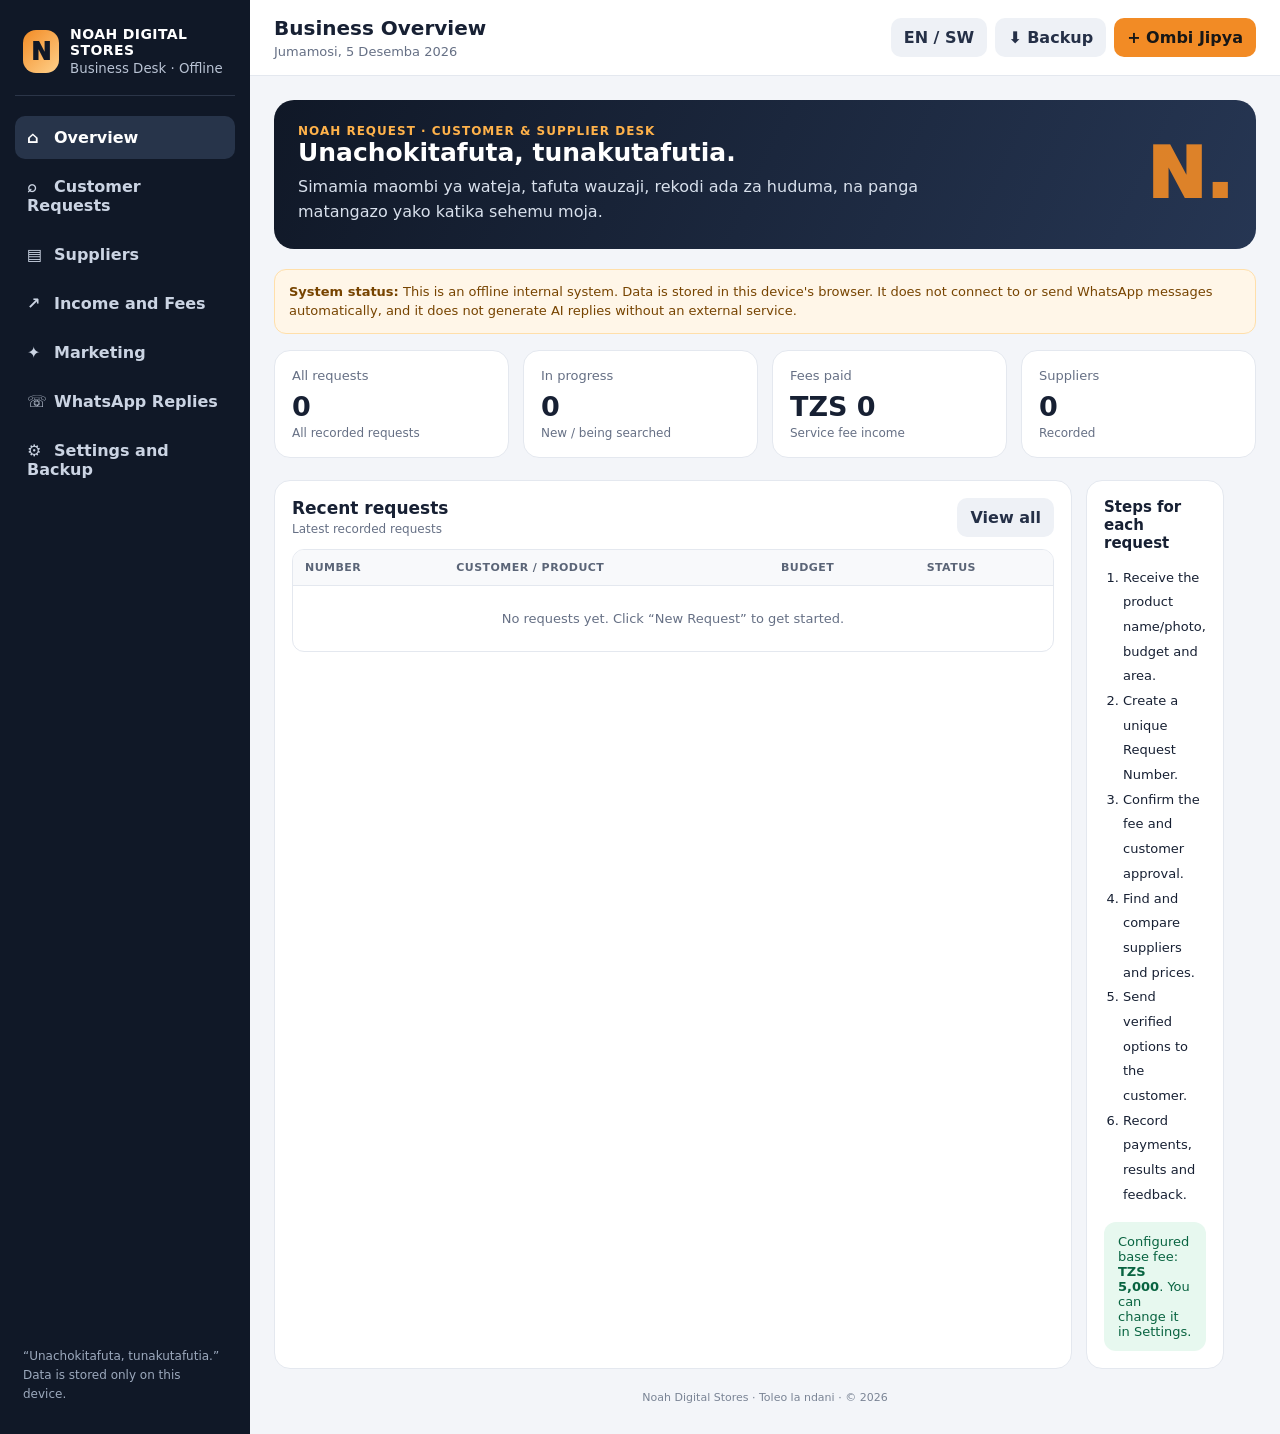
<file: Noah_Digital_Stores_Full_System/index.html>
<!doctype html>
<html lang="sw">
<head>
<meta charset="utf-8">
<meta name="viewport" content="width=device-width,initial-scale=1">
<meta name="theme-color" content="#101827">
<title>Noah Digital Stores — Business Desk</title>
<style>
:root{--navy:#101827;--navy2:#18243a;--orange:#f28b25;--orange2:#ffb24a;--bg:#f3f5f9;--card:#fff;--ink:#172033;--muted:#667085;--line:#e4e8ef;--green:#16865b;--red:#c43b45;--blue:#2865c7;--radius:16px}
*{box-sizing:border-box}body{margin:0;font-family:Inter,ui-sans-serif,system-ui,-apple-system,Segoe UI,Roboto,Arial,sans-serif;background:var(--bg);color:var(--ink)}button,input,select,textarea{font:inherit}button{cursor:pointer;border:0;border-radius:10px;padding:10px 13px;font-weight:700}.app{min-height:100vh;display:grid;grid-template-columns:250px 1fr}.side{background:var(--navy);color:#fff;padding:22px 15px;display:flex;flex-direction:column;gap:20px}.brand{display:flex;gap:11px;align-items:center;padding:4px 8px 18px;border-bottom:1px solid #2b3548}.mark{width:43px;height:43px;border-radius:13px;background:linear-gradient(135deg,var(--orange),#ffd18b);color:#111827;display:grid;place-items:center;font-weight:1000;font-size:24px}.brand strong{display:block;font-size:14px;letter-spacing:.4px}.brand small{color:#b9c3d4}.nav{display:grid;gap:6px}.nav button{background:transparent;color:#cbd4e3;text-align:left;padding:12px;border-radius:10px;font-weight:650}.nav button.active,.nav button:hover{background:#27344a;color:#fff}.nav button span{display:inline-block;width:27px}.sidefoot{margin-top:auto;color:#9ca9bd;font-size:12px;line-height:1.6;padding:8px}.main{min-width:0}.top{background:#fff;border-bottom:1px solid var(--line);padding:16px 24px;display:flex;justify-content:space-between;gap:14px;align-items:center;position:sticky;top:0;z-index:5}.top h1{font-size:20px;margin:0}.top p{margin:4px 0 0;color:var(--muted);font-size:13px}.topactions{display:flex;gap:8px;flex-wrap:wrap}.btn-primary{background:var(--orange);color:#171717}.btn-dark{background:var(--navy);color:#fff}.btn-light{background:#eef1f6;color:#253047}.btn-green{background:#d9f4e8;color:#096441}.btn-red{background:#fff0f0;color:var(--red)}.content{padding:24px;max-width:1500px;margin:auto}.page{display:none}.page.active{display:block}.hero{background:linear-gradient(115deg,#101827,#263653);color:#fff;border-radius:20px;padding:24px;display:flex;justify-content:space-between;align-items:center;gap:20px;margin-bottom:20px;overflow:hidden}.hero h2{margin:0 0 8px;font-size:25px}.hero p{margin:0;color:#d8e0ec;max-width:700px;line-height:1.55}.hero .tag{color:var(--orange2);font-weight:800;letter-spacing:1px;font-size:12px;text-transform:uppercase}.hero .bigmark{font-size:70px;font-weight:1000;color:var(--orange);opacity:.9;line-height:1}.grid{display:grid;grid-template-columns:repeat(4,minmax(0,1fr));gap:14px;margin:16px 0 22px}.stat,.panel,.card{background:var(--card);border:1px solid var(--line);border-radius:var(--radius);padding:17px}.stat .label{color:var(--muted);font-size:13px}.stat .value{font-size:27px;font-weight:850;margin:8px 0 4px}.stat .hint{color:var(--muted);font-size:12px}.sectionhead{display:flex;align-items:center;justify-content:space-between;gap:12px;margin:22px 0 12px}.sectionhead h2{font-size:17px;margin:0}.sectionhead p{font-size:12px;color:var(--muted);margin:4px 0 0}.panel h3{font-size:15px;margin:0 0 14px}.split{display:grid;grid-template-columns:1.25fr .75fr;gap:14px}.formgrid{display:grid;grid-template-columns:repeat(2,minmax(0,1fr));gap:12px}.field{display:flex;flex-direction:column;gap:6px;min-width:0}.field.full{grid-column:1/-1}.field label{font-size:12px;font-weight:750;color:#465066}.field input,.field select,.field textarea,.search{width:100%;border:1px solid #d6dce6;border-radius:10px;padding:10px 11px;background:#fff;color:var(--ink);outline:none}.field input:focus,.field select:focus,.field textarea:focus,.search:focus{border-color:var(--orange);box-shadow:0 0 0 3px #f28b251c}.field textarea{min-height:85px;resize:vertical}.formactions{display:flex;gap:8px;flex-wrap:wrap;margin-top:14px}.tablewrap{overflow:auto;border:1px solid var(--line);border-radius:12px;background:#fff}table{width:100%;border-collapse:collapse;min-width:760px}th,td{text-align:left;padding:11px 12px;border-bottom:1px solid var(--line);font-size:13px;vertical-align:top}th{background:#f8f9fb;color:#5b6577;font-size:11px;text-transform:uppercase;letter-spacing:.45px;position:sticky;top:0}tr:last-child td{border-bottom:0}.muted{color:var(--muted)}.small{font-size:12px}.pill{display:inline-flex;padding:4px 8px;border-radius:999px;background:#edf1f7;color:#475467;font-size:11px;font-weight:800;white-space:nowrap}.pill.green{background:#d9f4e8;color:#096441}.pill.orange{background:#fff0d9;color:#8a4d00}.pill.blue{background:#e4efff;color:#174e9e}.pill.red{background:#ffe5e6;color:#9c202a}.actions{display:flex;gap:5px;flex-wrap:wrap}.actions button{padding:6px 8px;font-size:11px}.empty{padding:25px;text-align:center;color:var(--muted)}.notice{padding:12px 14px;border-radius:12px;background:#fff6e8;border:1px solid #ffdfaa;color:#774400;font-size:13px;line-height:1.5}.success{padding:12px 14px;border-radius:12px;background:#e7f8ef;color:#096441;font-size:13px}.quickgrid{display:grid;grid-template-columns:repeat(3,minmax(0,1fr));gap:12px}.quick{border:1px solid var(--line);border-radius:13px;padding:14px;background:#fff}.quick h3{margin:0 0 8px;font-size:14px}.quick p{font-size:13px;line-height:1.5;color:#4d586b;white-space:pre-wrap}.quick button{margin-top:7px}.campaigns{display:grid;grid-template-columns:repeat(2,minmax(0,1fr));gap:12px}.campaign{border:1px solid var(--line);border-radius:14px;padding:15px;background:#fff}.campaign h3{margin:0 0 8px;font-size:14px}.campaign p{font-size:13px;line-height:1.55;white-space:pre-wrap}.rowtools{display:flex;gap:8px;align-items:center;flex-wrap:wrap;margin-bottom:12px}.rowtools .search{max-width:350px}.twocol{display:grid;grid-template-columns:1fr 1fr;gap:14px}.footer{padding:22px 0 6px;color:#7a8495;font-size:11px;text-align:center}.mobilemenu{display:none}.hidden{display:none!important}
@media(max-width:1000px){.app{grid-template-columns:210px 1fr}.grid{grid-template-columns:repeat(2,minmax(0,1fr))}.quickgrid{grid-template-columns:repeat(2,minmax(0,1fr))}.split{grid-template-columns:1fr}}
@media(max-width:720px){.app{display:block}.side{display:none}.side.mobileopen{display:flex;position:fixed;inset:0 auto 0 0;width:270px;z-index:20;box-shadow:0 0 0 100vmax #0007}.mobilemenu{display:inline-block}.top{padding:13px 15px}.top h1{font-size:17px}.top p{font-size:11px}.content{padding:14px}.hero{padding:18px}.hero h2{font-size:21px}.hero .bigmark{display:none}.grid{gap:9px}.stat{padding:13px}.stat .value{font-size:23px}.formgrid,.twocol,.campaigns,.quickgrid{grid-template-columns:1fr}.topactions button{padding:8px 9px;font-size:12px}.sectionhead{align-items:flex-start}}
</style>
</head>
<body>
<div class="app">
<aside class="side" id="sidebar">
  <div class="brand"><div class="mark">N</div><div><strong>NOAH DIGITAL STORES</strong><small>Business Desk · Offline</small></div></div>
  <nav class="nav" id="nav">
    <button class="active" data-page="dashboard"><span>⌂</span>Muhtasari</button>
    <button data-page="requests"><span>⌕</span>Maombi ya Wateja</button>
    <button data-page="suppliers"><span>▤</span>Wauzaji</button>
    <button data-page="finance"><span>↗</span>Mapato na Ada</button>
    <button data-page="marketing"><span>✦</span>Matangazo</button>
    <button data-page="templates"><span>☏</span>Majibu ya WhatsApp</button>
    <button data-page="settings"><span>⚙</span>Mipangilio na Backup</button>
  </nav>
  <div class="sidefoot">“Unachokitafuta, tunakutafutia.”<br>Data huhifadhiwa kwenye kifaa hiki pekee.</div>
</aside>
<main class="main">
  <header class="top">
    <div style="display:flex;align-items:center;gap:10px"><button class="btn-light mobilemenu" id="mobileMenu">☰</button><div><h1 id="pageTitle">Muhtasari wa Biashara</h1><p id="today"></p></div></div>
    <div class="topactions"><button class="btn-light language-toggle" type="button" data-language-toggle aria-label="Switch language to English">EN / SW</button><button class="btn-light" id="exportTop">⬇ Backup</button><button class="btn-primary" id="newRequestTop">+ Ombi Jipya</button></div>
  </header>
  <div class="content">
    <section class="page active" id="page-dashboard">
      <div class="hero"><div><div class="tag">NOAH REQUEST · CUSTOMER & SUPPLIER DESK</div><h2>Unachokitafuta, tunakutafutia.</h2><p>Simamia maombi ya wateja, tafuta wauzaji, rekodi ada za huduma, na panga matangazo yako katika sehemu moja.</p></div><div class="bigmark">N.</div></div>
      <div class="notice"><b>Hali ya mfumo:</b> Huu ni mfumo wa ndani unaofanya kazi bila intaneti. Data huhifadhiwa kwenye browser ya kifaa hiki. Haujiunganishi au kutuma ujumbe wa WhatsApp moja kwa moja, na hauzalishi majibu ya AI bila kuunganishwa na huduma ya nje.</div>
      <div class="grid">
        <div class="stat"><div class="label">Maombi yote</div><div class="value" id="statTotal">0</div><div class="hint">Ombi zote zilizorekodiwa</div></div>
        <div class="stat"><div class="label">Yanayoshughulikiwa</div><div class="value" id="statActive">0</div><div class="hint">Mapya / yanatafutiwa</div></div>
        <div class="stat"><div class="label">Ada zilizolipwa</div><div class="value" id="statFees">TZS 0</div><div class="hint">Mapato ya ada za huduma</div></div>
        <div class="stat"><div class="label">Wauzaji</div><div class="value" id="statSuppliers">0</div><div class="hint">Waliorekodiwa</div></div>
      </div>
      <div class="split">
        <div class="panel"><div class="sectionhead" style="margin-top:0"><div><h2>Maombi ya karibuni</h2><p>Orodha ya mwisho iliyorekodiwa</p></div><button class="btn-light" data-goto="requests">Fungua yote</button></div><div class="tablewrap"><table><thead><tr><th>Namba</th><th>Mteja / Bidhaa</th><th>Bajeti</th><th>Hali</th></tr></thead><tbody id="recentRequests"></tbody></table></div></div>
        <div class="panel"><h3>Hatua za kila ombi</h3><ol style="padding-left:19px;line-height:1.9;font-size:13px;margin:0"><li>Pokea jina/picha ya bidhaa, bajeti na eneo.</li><li>Unda Request Number ya kipekee.</li><li>Thibitisha ada na idhini ya mteja.</li><li>Tafuta na linganisha wauzaji na bei.</li><li>Tuma chaguo zilizothibitishwa kwa mteja.</li><li>Rekodi malipo, matokeo na maoni.</li></ol><div class="success" style="margin-top:15px">Ada ya msingi iliyowekwa: <b id="dashFee">TZS 5,000</b>. Unaweza kuibadilisha kwenye Mipangilio.</div></div>
      </div>
      <div class="footer">Noah Digital Stores · Toleo la ndani · © <span id="year"></span></div>
    </section>
    <section class="page" id="page-requests">
      <div class="sectionhead"><div><h2>Maombi ya Wateja</h2><p>Rekodi, tafuta na fuatilia kila NOAH REQUEST.</p></div><button class="btn-primary" id="newRequest">+ Ongeza ombi</button></div>
      <div class="panel" id="requestFormPanel">
        <h3 id="requestFormTitle">Ombi jipya la mteja</h3>
        <form id="requestForm">
          <input type="hidden" id="reqEditId">
          <div class="formgrid">
            <div class="field"><label for="customer">Jina la mteja *</label><input id="customer" required placeholder="Jina kamili"></div>
            <div class="field"><label for="phone">Namba ya WhatsApp (hiari)</label><input id="phone" inputmode="tel" placeholder="Mf. 2557XXXXXXXX"></div>
            <div class="field"><label for="product">Bidhaa anayotafuta *</label><input id="product" required placeholder="Mf. HP laptop Core i5"></div>
            <div class="field"><label for="budget">Bajeti (TZS)</label><input id="budget" type="number" min="0" placeholder="Mf. 500000"></div>
            <div class="field"><label for="area">Eneo *</label><input id="area" required placeholder="Mf. Tabora"></div>
            <div class="field"><label for="category">Aina ya bidhaa</label><select id="category"><option>Teknolojia / Electronics</option><option>Technology / Electronics</option><option>Mobile accessories</option><option>Power & charging</option><option>Audio</option><option>Computer</option><option>Storage</option><option>Networking</option><option>Phones and accessories</option><option>Computers and office equipment</option><option>Furniture</option><option>Home appliances</option><option>Fashion</option><option>Other products</option><option>Simu na accessories</option><option>Kompyuta na vifaa vya ofisi</option><option>Samani / Furniture</option><option>Vifaa vya nyumbani</option><option>Mitindo</option><option>Spare parts</option><option>Bidhaa nyingine</option></select></div>
            <div class="field"><label for="fee">Ada ya huduma (TZS)</label><input id="fee" type="number" min="0" value="5000"></div>
            <div class="field"><label for="feeStatus">Hali ya malipo ya ada</label><select id="feeStatus"><option value="Haijalipwa">Haijalipwa</option><option value="Imelipwa">Imelipwa</option><option value="Bure / promo">Bure / promo</option></select></div>
            <div class="field"><label for="paymentMethod">Njia ya malipo</label><input id="paymentMethod" placeholder="M-Pesa, Airtel Money, n.k."></div>
            <div class="field"><label for="receiptNumber">Namba ya risiti / muamala</label><input id="receiptNumber" placeholder="Namba ya kuthibitisha malipo"><small>Namba hii lazima iwe ya kipekee na itumike mara moja tu.</small></div>
            <div class="field"><label for="orderSubtotal">Jumla ya bidhaa (TZS)</label><input id="orderSubtotal" type="number" min="0" placeholder="0"></div>
            <div class="field"><label for="deliveryPreference">Chaguo la delivery</label><input id="deliveryPreference" placeholder="Pickup / delivery / kujadili"></div>
            <div class="field full"><label for="deliveryAddress">Eneo / anwani ya delivery</label><input id="deliveryAddress" placeholder="Eneo, mtaa au maelezo ya pickup"></div>
            <div class="field"><label for="status">Hali ya ombi</label><select id="status"><option>Mpya</option><option>Inatafutiwa</option><option>Muuzaji amepatikana</option><option>Mteja amearifiwa</option><option>Imekamilika</option><option>Imeahirishwa</option></select></div>
            <div class="field"><label for="supplierLink">Muuzaji (kama amepatikana)</label><select id="supplierLink"><option value="">— Bado hakuna —</option></select></div>
            <div class="field full"><label for="details">Sifa / maelezo ya bidhaa</label><textarea id="details" placeholder="Model, ukubwa, rangi, hali mpya/used, picha iliyopokelewa, n.k."></textarea></div>
            <div class="field full"><label for="notes">Maelezo ya ndani / hatua inayofuata</label><textarea id="notes" placeholder="Bei zilizopatikana, hatua inayofuata, mawasiliano yaliyofanyika..."></textarea></div>
          </div>
          <div class="formactions"><button class="btn-primary" type="submit">Hifadhi ombi</button><button class="btn-light" type="button" id="cancelRequest">Futa fomu</button></div>
        </form>
      </div>
      <div class="sectionhead"><div><h2>Orodha ya maombi</h2><p>Tafuta kwa namba, mteja, bidhaa au eneo.</p></div></div>
      <div class="rowtools"><input class="search" id="requestSearch" placeholder="Tafuta ombi..."><select id="statusFilter" style="padding:10px;border:1px solid #d6dce6;border-radius:10px"><option value="">Hali zote</option><option>Mpya</option><option>Inatafutiwa</option><option>Muuzaji amepatikana</option><option>Mteja amearifiwa</option><option>Imekamilika</option><option>Imeahirishwa</option></select><button class="btn-light" id="exportRequests">Pakua CSV</button></div>
      <div class="tablewrap"><table><thead><tr><th>Namba / Tarehe</th><th>Mteja</th><th>Bidhaa / Maelezo</th><th>Bajeti</th><th>Ada</th><th>Hali</th><th>Vitendo</th></tr></thead><tbody id="requestsBody"></tbody></table></div>
    </section>
    <section class="page" id="page-suppliers">
      <div class="sectionhead"><div><h2>Kitabu cha Wauzaji</h2><p>Rekodi maduka na watu unaoweza kutafuta bidhaa kwao.</p></div></div>
      <div class="panel"><h3>Ongeza / hariri muuzaji</h3><form id="supplierForm"><input type="hidden" id="supplierEditId"><div class="formgrid">
        <div class="field"><label>Jina la duka / muuzaji *</label><input id="supplierName" required placeholder="Jina la duka"></div>
        <div class="field"><label>Mawasiliano (simu/WhatsApp)</label><input id="supplierPhone" placeholder="Namba ya muuzaji"></div>
        <div class="field"><label>Eneo</label><input id="supplierArea" placeholder="Tabora / Dar es Salaam..."></div>
        <div class="field"><label>Aina za bidhaa</label><input id="supplierCategory" placeholder="Laptops, simu, furniture..."></div>
        <div class="field"><label>Kiungo cha duka / profile (hiari)</label><input id="supplierUrl" placeholder="https://..."></div>
        <div class="field"><label>Makubaliano ya commission (hiari)</label><input id="supplierCommission" placeholder="Mf. 5% / hakuna makubaliano"></div>
        <div class="field full"><label>Maelezo</label><textarea id="supplierNotes" placeholder="Bei, uaminifu, muda wa kujibu, n.k."></textarea></div>
      </div><div class="formactions"><button class="btn-primary">Hifadhi muuzaji</button><button class="btn-light" type="button" id="cancelSupplier">Futa fomu</button></div></form></div>
      <div class="sectionhead"><div><h2>Wauzaji waliorekodiwa</h2></div><input class="search" id="supplierSearch" placeholder="Tafuta muuzaji..." style="max-width:300px"></div>
      <div class="tablewrap"><table><thead><tr><th>Muuzaji</th><th>Eneo</th><th>Bidhaa</th><th>Mawasiliano</th><th>Commission</th><th>Vitendo</th></tr></thead><tbody id="suppliersBody"></tbody></table></div>
    </section>
    <section class="page" id="page-finance">
      <div class="sectionhead"><div><h2>Mapato na Ada</h2><p>Angalia ada za huduma zilizolipwa na gharama ulizorekodi.</p></div></div>
      <div class="grid">
        <div class="stat"><div class="label">Ada zilizolipwa</div><div class="value" id="finFees">TZS 0</div><div class="hint">Kutoka maombi</div></div>
        <div class="stat"><div class="label">Gharama zilizorekodiwa</div><div class="value" id="finCosts">TZS 0</div><div class="hint">Gharama za uendeshaji</div></div>
        <div class="stat"><div class="label">Commission iliyopokelewa</div><div class="value" id="finCommission">TZS 0</div><div class="hint">Kutoka kwa wauzaji</div></div>
        <div class="stat"><div class="label">Salio lililorekodiwa</div><div class="value" id="finNet">TZS 0</div><div class="hint">Ada + commission − gharama</div></div>
      </div>
      <div class="twocol">
        <div class="panel"><h3>Rekodi muamala</h3><form id="transactionForm"><div class="formgrid">
          <div class="field"><label>Aina ya muamala</label><select id="txType"><option value="commission">Commission kutoka kwa muuzaji</option><option value="cost">Gharama ya biashara</option><option value="delivery">Ada ya delivery iliyopokelewa</option><option value="other">Mapato mengine</option></select></div>
          <div class="field"><label>Kiasi (TZS) *</label><input id="txAmount" type="number" min="1" required></div>
          <div class="field"><label>Tarehe</label><input id="txDate" type="date" required></div>
          <div class="field"><label>Reference / Request Number</label><input id="txRef" placeholder="Mf. NR-20261026-001"></div>
          <div class="field full"><label>Maelezo</label><input id="txDescription" required placeholder="Sababu ya muamala"></div>
        </div><div class="formactions"><button class="btn-primary">Hifadhi muamala</button></div></form></div>
        <div class="panel"><h3>Kanuni za fedha</h3><ul style="font-size:13px;line-height:1.8;padding-left:18px"><li>Thibitisha ada na idhini ya mteja kabla ya kuanza kutafuta.</li><li>Gharama ya bidhaa na delivery si sehemu ya ada ya kutafutiwa bidhaa isipokuwa mkubaliane vinginevyo.</li><li>Hifadhi ushahidi wa malipo na makubaliano ya supplier.</li><li>Rekodi gharama zote ili usichanganye mapato na faida.</li></ul><div class="notice">Taarifa hizi ni rekodi za uendeshaji, si mfumo wa benki au risiti ya kisheria.</div></div>
      </div>
      <div class="sectionhead"><div><h2>Miamala</h2></div><button class="btn-light" id="exportTransactions">Pakua CSV</button></div>
      <div class="tablewrap"><table><thead><tr><th>Tarehe</th><th>Aina</th><th>Kiasi</th><th>Reference</th><th>Maelezo</th><th>Vitendo</th></tr></thead><tbody id="transactionsBody"></tbody></table></div>
    </section>
    <section class="page" id="page-marketing">
      <div class="sectionhead"><div><h2>Kituo cha Matangazo</h2><p>Caption za kuanza nazo; nakili na uchapishe kwenye WhatsApp Status, Instagram au Facebook.</p></div><button class="btn-light" id="copyAllCampaigns">Nakili captions zote</button></div>
      <div class="notice">Matangazo haya hayachapishwi moja kwa moja. Nakili maandishi, hakiki maelezo na uyachapishe kwenye akaunti zako. Usiahidi bei/upatikanaji ambao haujathibitishwa.</div>
      <div class="campaigns" id="campaignList"></div>
      <div class="sectionhead"><div><h2>Ratiba ya wiki</h2><p>Mpangilio unaoweza kufuatwa kila wiki.</p></div></div>
      <div class="panel"><div class="tablewrap"><table style="min-width:550px"><thead><tr><th>Siku</th><th>Lengo</th><th>Aina ya post</th></tr></thead><tbody>
      <tr><td>Jumatatu</td><td>Kutambulisha huduma</td><td>Brand / NOAH REQUEST</td></tr><tr><td>Jumanne</td><td>Kuonyesha bidhaa zinazotafutwa</td><td>Product request / poll</td></tr><tr><td>Jumatano</td><td>Kuelimisha</td><td>Jinsi huduma inavyofanya kazi</td></tr><tr><td>Alhamisi</td><td>Kujenga uaminifu</td><td>Ushauri wa kuchagua bidhaa</td></tr><tr><td>Ijumaa</td><td>Kuvutia oda</td><td>CTA ya WhatsApp</td></tr><tr><td>Jumamosi</td><td>Kushirikisha wateja</td><td>Swali / maoni / referral</td></tr><tr><td>Jumapili</td><td>Kukumbusha huduma</td><td>Muhtasari wa huduma</td></tr>
      </tbody></table></div></div>
    </section>
    <section class="page" id="page-templates">
      <div class="sectionhead"><div><h2>Majibu ya WhatsApp</h2><p>Majibu tayari kunakili. Unaweza pia kuyaweka kwenye WhatsApp Business → Business tools → Quick replies.</p></div></div>
      <div class="notice">Majibu ya hapa ni violezo vya maandishi, si chatbot. WhatsApp Business inaweza kutuma Greeting/Away messages kiotomatiki, lakini majibu mapya yanahitaji mtu au muunganisho tofauti wa AI/API.</div>
      <div class="quickgrid" id="templateList"></div>
    </section>
    <section class="page" id="page-settings">
      <div class="sectionhead"><div><h2>Mipangilio ya Biashara</h2><p>Badilisha maelezo ya brand na ada ya msingi.</p></div></div>
      <div class="twocol">
        <div class="panel"><h3>Maelezo ya biashara</h3><form id="settingsForm"><div class="formgrid">
          <div class="field full"><label>Jina la biashara</label><input id="settingName" required></div>
          <div class="field full"><label>Kauli mbiu</label><input id="settingTagline"></div>
          <div class="field"><label>Eneo kuu</label><input id="settingArea"></div>
          <div class="field"><label>Ada ya NOAH REQUEST (TZS)</label><input id="settingFee" type="number" min="0" required></div>
          <div class="field full"><label>Namba rasmi ya WhatsApp (hiari)</label><input id="settingPhone" placeholder="Weka namba ikiwa unataka, bila + au nafasi"></div>
          <div class="field full"><label>Tovuti / Instagram / ukurasa (hiari)</label><input id="settingSocial" placeholder="Kiungo cha ukurasa rasmi"></div>
        </div><div class="formactions"><button class="btn-primary">Hifadhi mipangilio</button></div></form></div>
        <div class="panel"><h3>Backup na usalama wa data</h3><p style="font-size:13px;line-height:1.7">Data huhifadhiwa kwenye browser hii. Haitahamia moja kwa moja kwenye simu nyingine au kwa mtu mwingine. Pakua backup mara kwa mara na usishiriki faili yenye namba za wateja bila ruhusa.</p><div class="formactions"><button class="btn-primary" id="exportAll">Pakua backup kamili (JSON)</button><label class="btn-light" for="importFile" style="display:inline-flex;align-items:center">Rejesha backup</label><input id="importFile" type="file" accept=".json,application/json" class="hidden"></div><div class="formactions"><button class="btn-light" id="downloadCSVAll">Pakua maombi CSV</button><button class="btn-red" id="clearAll">Futa data zote</button></div><p class="small muted">Futa data zote haiwezi kutenduliwa isipokuwa uwe na backup.</p></div>
      </div>
      <div class="panel" style="margin-top:14px"><h3>Mipaka ya toleo hili</h3><ul style="font-size:13px;line-height:1.8;padding-left:18px"><li>Hakuna gharama ya subscription; mfumo unafanya kazi ndani ya browser.</li><li>Hauna server, akaunti za watumiaji, sync ya vifaa, au database ya mtandaoni.</li><li>Hautumi ujumbe kwa WhatsApp moja kwa moja na hauwezi kufanya AI ya mtandaoni bila huduma ya nje.</li><li>Usiweke nywila, OTP, taarifa za kadi au data nyeti za wateja.</li></ul></div>
    </section>
  </div>
</main>
</div>
<script src="../translations.js"></script>
<script>
(()=>{'use strict';
const $=id=>document.getElementById(id);
const STORE='noahDigitalStoresDesk_v1';
const defaults={settings:{name:'Noah Digital Stores',tagline:'Unachokitafuta, tunakutafutia.',area:'Tabora na maeneo mengine kulingana na ombi',fee:5000,phone:'',social:''},requests:[],suppliers:[],transactions:[]};
let db=load();
function load(){try{const x=JSON.parse(localStorage.getItem(STORE));return x&&x.settings?x:structuredClone(defaults)}catch(e){return structuredClone(defaults)}}
function save(){localStorage.setItem(STORE,JSON.stringify(db));renderAll()}
function money(v){return 'TZS '+Number(v||0).toLocaleString('en-US')}
function todayISO(){return new Date().toISOString().slice(0,10)}
function escapeHtml(s){return String(s??'').replace(/[&<>"']/g,c=>({'&':'&amp;','<':'&lt;','>':'&gt;','"':'&quot;',"'":'&#39;'}[c]))}
function uid(){return Math.random().toString(36).slice(2,10)+Date.now().toString(36)}
function requestNo(){const d=todayISO().replaceAll('-','');let n=db.requests.filter(r=>(r.no||'').includes(d)).length+1;return 'NR-'+d+'-'+String(n).padStart(3,'0')}
function normalizedReceipt(value){return String(value||'').replace(/\s+/g,'').toLowerCase()}
function receiptUsedByAnotherRequest(receipt,id){const normalized=normalizedReceipt(receipt);return Boolean(normalized)&&db.requests.some(request=>request.id!==id&&normalizedReceipt(request.receiptNumber)===normalized)}
function paymentAllowsProgress(request){return request.feeStatus==='Bure / promo'||(request.feeStatus==='Imelipwa'&&Boolean(normalizedReceipt(request.receiptNumber))&&!receiptUsedByAnotherRequest(request.receiptNumber,request.id))}
function dateText(s){if(!s)return '—';try{return new Date(s+'T12:00:00').toLocaleDateString('sw-TZ',{day:'2-digit',month:'short',year:'numeric'})}catch(e){return s}}
function statusClass(s){if(['Imekamilika','Imelipwa'].includes(s))return 'green';if(['Inatafutiwa','Muuzaji amepatikana'].includes(s))return 'orange';if(['Mteja amearifiwa'].includes(s))return 'blue';if(['Imeahirishwa','Haijalipwa'].includes(s))return 'red';return ''}
const pageNames={dashboard:'Muhtasari wa Biashara',requests:'Maombi ya Wateja',suppliers:'Kitabu cha Wauzaji',finance:'Mapato na Ada',marketing:'Kituo cha Matangazo',templates:'Majibu ya WhatsApp',settings:'Mipangilio na Backup'};
function go(page){document.querySelectorAll('.page').forEach(p=>p.classList.toggle('active',p.id==='page-'+page));document.querySelectorAll('#nav button').forEach(b=>b.classList.toggle('active',b.dataset.page===page));$('pageTitle').textContent=pageNames[page]||pageNames.dashboard;$('sidebar').classList.remove('mobileopen');if(page==='requests')populateSupplierSelect()}
document.querySelectorAll('#nav button').forEach(b=>b.addEventListener('click',()=>go(b.dataset.page)));
document.querySelectorAll('[data-goto]').forEach(b=>b.addEventListener('click',()=>go(b.dataset.goto)));
$('mobileMenu').addEventListener('click',()=>$('sidebar').classList.toggle('mobileopen'));
$('today').textContent=new Date().toLocaleDateString('sw-TZ',{weekday:'long',day:'numeric',month:'long',year:'numeric'});
$('year').textContent=new Date().getFullYear();
function populateSupplierSelect(selected=''){const sel=$('supplierLink');if(!sel)return;sel.innerHTML='<option value="">— Bado hakuna —</option>'+db.suppliers.map(s=>`<option value="${s.id}" ${s.id===selected?'selected':''}>${escapeHtml(s.name)}</option>`).join('')}
function renderDashboard(){
$('statTotal').textContent=db.requests.length;
$('statActive').textContent=db.requests.filter(r=>['Mpya','Inatafutiwa','Muuzaji amepatikana'].includes(r.status)).length;
$('statFees').textContent=money(db.requests.filter(r=>['Imelipwa'].includes(r.feeStatus)).reduce((a,r)=>a+Number(r.fee||0),0));
$('statSuppliers').textContent=db.suppliers.length;$('dashFee').textContent=money(db.settings.fee);
const rows=[...db.requests].sort((a,b)=>(b.created||'').localeCompare(a.created||'')).slice(0,6);
$('recentRequests').innerHTML=rows.length?rows.map(r=>`<tr><td><b>${escapeHtml(r.no)}</b><div class="small muted">${dateText(r.created)}</div></td><td>${escapeHtml(r.customer)}<div class="small muted">${escapeHtml(r.area)}</div></td><td>${escapeHtml(r.product)}<div class="small muted">${money(r.budget)}</div></td><td><span class="pill ${statusClass(r.status)}">${escapeHtml(r.status)}</span></td></tr>`).join(''):'<tr><td colspan="4" class="empty">Bado hakuna maombi. Bonyeza “Ombi Jipya” kuanza.</td></tr>';
}
function renderRequests(){
const q=($('requestSearch').value||'').toLowerCase(),f=$('statusFilter').value;
const rows=[...db.requests].filter(r=>(!f||r.status===f)&&[r.no,r.customer,r.phone,r.product,r.area,r.details,r.notes,r.receiptNumber,r.paymentMethod,r.deliveryPreference,r.deliveryAddress].join(' ').toLowerCase().includes(q)).sort((a,b)=>(b.created||'').localeCompare(a.created||''));
$('requestsBody').innerHTML=rows.length?rows.map(r=>`<tr><td><b>${escapeHtml(r.no)}</b><div class="small muted">${dateText(r.created)}</div></td><td><b>${escapeHtml(r.customer)}</b><div class="small muted">${escapeHtml(r.phone||'Hakuna namba')}</div><div class="small muted">${escapeHtml(r.area)}</div></td><td><b>${escapeHtml(r.product)}</b><div class="small muted">${escapeHtml(r.category||'')}</div><div class="small muted">${escapeHtml(r.details||'')}</div><div class="small muted">Malipo: ${escapeHtml(r.paymentMethod||'—')} · Risiti: ${escapeHtml(r.receiptNumber||'—')}</div><div class="small muted">Delivery: ${escapeHtml(r.deliveryPreference||'—')} · ${escapeHtml(r.deliveryAddress||'')}</div></td><td>${money(r.budget)}<div class="small muted">Bidhaa: ${money(r.orderSubtotal??r.goodsSubtotal)}</div></td><td>${money(r.fee)}<div><span class="pill ${statusClass(r.feeStatus)}">${escapeHtml(r.feeStatus)}</span></div></td><td><select aria-label="Badili hali" onchange="window.noahUpdateStatus('${r.id}',this.value)" style="max-width:165px;padding:6px;border:1px solid #ddd;border-radius:8px">${['Mpya','Inatafutiwa','Muuzaji amepatikana','Mteja amearifiwa','Imekamilika','Imeahirishwa'].map(s=>`<option ${r.status===s?'selected':''}>${s}</option>`).join('')}</select></td><td><div class="actions"><button class="btn-light" onclick="window.noahEditRequest('${r.id}')">Hariri</button><button class="btn-light" onclick="window.noahCopyReply('${r.id}')">Jibu</button>${r.phone?`<button class="btn-green" onclick="window.noahWhatsApp('${r.id}')">WhatsApp</button>`:''}<button class="btn-red" onclick="window.noahDeleteRequest('${r.id}')">Futa</button></div></td></tr>`).join(''):'<tr><td colspan="7" class="empty">Hakuna ombi linalolingana na utafutaji.</td></tr>';
populateSupplierSelect($('supplierLink')?.value||'');
}
function resetRequestForm(){ $('requestForm').reset();$('reqEditId').value='';$('fee').value=db.settings.fee;$('requestFormTitle').textContent='Ombi jipya la mteja';populateSupplierSelect(); }
$('newRequest').onclick=()=>{resetRequestForm();$('requestFormPanel').scrollIntoView({behavior:'smooth',block:'start'})};
$('newRequestTop').onclick=()=>{go('requests');resetRequestForm();$('requestFormPanel').scrollIntoView({behavior:'smooth',block:'start'})};
$('cancelRequest').onclick=resetRequestForm;
$('requestForm').addEventListener('submit',e=>{e.preventDefault();const id=$('reqEditId').value;const old=db.requests.find(r=>r.id===id);const feeStatus=$('feeStatus').value,receiptNumber=$('receiptNumber').value.trim(),status=$('status').value;if(feeStatus==='Imelipwa'&&!receiptNumber){alert('Weka namba ya risiti kabla ya kuthibitisha malipo.');$('receiptNumber').focus();return}if(feeStatus==='Imelipwa'&&receiptUsedByAnotherRequest(receiptNumber,id)){alert('Namba hii ya risiti imeshatumika. Kila namba inaweza kutumika mara moja tu.');$('receiptNumber').focus();return}const candidate={...old,id:id||uid(),feeStatus,receiptNumber,status};if(status!=='Mpya'&&!paymentAllowsProgress(candidate)){alert('Thibitisha ada kwa namba ya risiti ya kipekee kabla ya kuendeleza ombi.');$('status').value=old?.status||'Mpya';return}const r={...candidate,no:old?.no||requestNo(),created:old?.created||todayISO(),updated:todayISO(),customer:$('customer').value.trim(),phone:$('phone').value.trim(),product:$('product').value.trim(),budget:Number($('budget').value||0),area:$('area').value.trim(),category:$('category').value,fee:Number($('fee').value||0),paymentMethod:$('paymentMethod').value.trim(),orderSubtotal:Number($('orderSubtotal').value||0),deliveryPreference:$('deliveryPreference').value.trim(),deliveryAddress:$('deliveryAddress').value.trim(),supplierId:$('supplierLink').value,details:$('details').value.trim(),notes:$('notes').value.trim()};if(old)db.requests=db.requests.map(x=>x.id===id?r:x);else db.requests.push(r);save();resetRequestForm();alert('Ombi limehifadhiwa: '+r.no);go('requests')});
window.noahUpdateStatus=(id,status)=>{const r=db.requests.find(x=>x.id===id);if(!r)return;if(status!=='Mpya'&&!paymentAllowsProgress(r)){alert('Thibitisha malipo kwa namba ya risiti ya kipekee kabla ya kuendeleza ombi.');renderRequests();return}r.status=status;r.updated=todayISO();save()};
window.noahEditRequest=id=>{const r=db.requests.find(x=>x.id===id);if(!r)return;go('requests');$('reqEditId').value=r.id;$('customer').value=r.customer;$('phone').value=r.phone;$('product').value=r.product;$('budget').value=r.budget||'';$('area').value=r.area;$('category').value=r.category;$('fee').value=r.fee;$('feeStatus').value=r.feeStatus;$('paymentMethod').value=r.paymentMethod||'';$('receiptNumber').value=r.receiptNumber||'';$('orderSubtotal').value=r.orderSubtotal||'';$('deliveryPreference').value=r.deliveryPreference||'';$('deliveryAddress').value=r.deliveryAddress||'';$('status').value=r.status;$('details').value=r.details;$('notes').value=r.notes;populateSupplierSelect(r.supplierId);$('requestFormTitle').textContent='Hariri ombi '+r.no;$('requestFormPanel').scrollIntoView({behavior:'smooth'})};
window.noahDeleteRequest=id=>{const r=db.requests.find(x=>x.id===id);if(r&&confirm('Una uhakika unataka kufuta ombi '+r.no+'?')){db.requests=db.requests.filter(x=>x.id!==id);save()}};
window.noahWhatsApp=id=>{const r=db.requests.find(x=>x.id===id);if(!r||!r.phone)return;let phone=r.phone.replace(/\D/g,'');if(phone.startsWith('0'))phone='255'+phone.slice(1);const msg=`Habari ${r.customer}, kuhusu ombi lako ${r.no} la ${r.product}: tunaendelea kufuatilia. Noah Digital Stores — ${db.settings.tagline}`;window.open('https://wa.me/'+phone+'?text='+encodeURIComponent(msg),'_blank','noopener')};
window.noahCopyReply=id=>{const r=db.requests.find(x=>x.id===id);if(!r)return;copyText(`Habari ${r.customer}! Asante kwa kuwasiliana na Noah Digital Stores. Tumepokea ombi lako ${r.no} la ${r.product}. Ada ya huduma ni ${money(r.fee)} (${r.feeStatus}). Tutakujulisha baada ya kuthibitisha chaguo za bidhaa na wauzaji. ${db.settings.tagline}`)};
$('requestSearch').addEventListener('input',renderRequests);$('statusFilter').addEventListener('change',renderRequests);
function renderSuppliers(){const q=($('supplierSearch').value||'').toLowerCase();const rows=db.suppliers.filter(s=>[s.name,s.phone,s.area,s.category,s.notes].join(' ').toLowerCase().includes(q));$('suppliersBody').innerHTML=rows.length?rows.map(s=>`<tr><td><b>${escapeHtml(s.name)}</b><div class="small muted">${escapeHtml(s.url||'')}</div><div class="small muted">${escapeHtml(s.notes||'')}</div></td><td>${escapeHtml(s.area||'—')}</td><td>${escapeHtml(s.category||'—')}</td><td>${escapeHtml(s.phone||'—')}</td><td>${escapeHtml(s.commission||'—')}</td><td><div class="actions"><button class="btn-light" onclick="window.noahEditSupplier('${s.id}')">Hariri</button><button class="btn-red" onclick="window.noahDeleteSupplier('${s.id}')">Futa</button></div></td></tr>`).join(''):'<tr><td colspan="6" class="empty">Bado hakuna wauzaji. Ongeza wauzaji unaowathibitisha.</td></tr>'}
$('supplierSearch').addEventListener('input',renderSuppliers);
$('supplierForm').addEventListener('submit',e=>{e.preventDefault();const id=$('supplierEditId').value;const old=db.suppliers.find(s=>s.id===id);const s={id:id||uid(),name:$('supplierName').value.trim(),phone:$('supplierPhone').value.trim(),area:$('supplierArea').value.trim(),category:$('supplierCategory').value.trim(),url:$('supplierUrl').value.trim(),commission:$('supplierCommission').value.trim(),notes:$('supplierNotes').value.trim()};if(old)db.suppliers=db.suppliers.map(x=>x.id===id?s:x);else db.suppliers.push(s);save();$('supplierForm').reset();$('supplierEditId').value='';alert('Taarifa za muuzaji zimehifadhiwa.')});
$('cancelSupplier').onclick=()=>{$('supplierForm').reset();$('supplierEditId').value=''};
window.noahEditSupplier=id=>{const s=db.suppliers.find(x=>x.id===id);if(!s)return;$('supplierEditId').value=s.id;$('supplierName').value=s.name;$('supplierPhone').value=s.phone;$('supplierArea').value=s.area;$('supplierCategory').value=s.category;$('supplierUrl').value=s.url;$('supplierCommission').value=s.commission;$('supplierNotes').value=s.notes;$('supplierForm').scrollIntoView({behavior:'smooth'})};
window.noahDeleteSupplier=id=>{if(confirm('Futa taarifa za muuzaji huyu?')){db.suppliers=db.suppliers.filter(s=>s.id!==id);db.requests.forEach(r=>{if(r.supplierId===id)r.supplierId=''});save()}};
function renderFinance(){const fees=db.requests.filter(r=>r.feeStatus==='Imelipwa').reduce((a,r)=>a+Number(r.fee||0),0);const costs=db.transactions.filter(t=>t.type==='cost').reduce((a,t)=>a+t.amount,0);const comm=db.transactions.filter(t=>t.type==='commission').reduce((a,t)=>a+t.amount,0);const delivery=db.transactions.filter(t=>t.type==='delivery').reduce((a,t)=>a+t.amount,0);const other=db.transactions.filter(t=>t.type==='other').reduce((a,t)=>a+t.amount,0);$('finFees').textContent=money(fees);$('finCosts').textContent=money(costs);$('finCommission').textContent=money(comm);$('finNet').textContent=money(fees+comm+delivery+other-costs);
$('transactionsBody').innerHTML=db.transactions.length?[...db.transactions].sort((a,b)=>b.date.localeCompare(a.date)).map(t=>`<tr><td>${dateText(t.date)}</td><td>${escapeHtml(({commission:'Commission',cost:'Gharama',delivery:'Delivery',other:'Mapato mengine'})[t.type]||t.type)}</td><td>${money(t.amount)}</td><td>${escapeHtml(t.ref||'—')}</td><td>${escapeHtml(t.description)}</td><td><button class="btn-red" onclick="window.noahDeleteTx('${t.id}')">Futa</button></td></tr>`).join(''):'<tr><td colspan="6" class="empty">Bado hakuna miamala ya ziada iliyorekodiwa.</td></tr>'}
$('txDate').value=todayISO();$('transactionForm').addEventListener('submit',e=>{e.preventDefault();db.transactions.push({id:uid(),type:$('txType').value,amount:Number($('txAmount').value),date:$('txDate').value,ref:$('txRef').value.trim(),description:$('txDescription').value.trim()});save();$('transactionForm').reset();$('txDate').value=todayISO();alert('Muamala umehifadhiwa.')});
window.noahDeleteTx=id=>{if(confirm('Futa muamala huu?')){db.transactions=db.transactions.filter(t=>t.id!==id);save()}};
const campaigns=[
['Siku ya 1 · Utambulisho','Unatafuta bidhaa lakini hujui pa kuipata? 🔎\\nNoah Digital Stores tunakusaidia kutafuta bidhaa unayohitaji na kukuunganisha na muuzaji anayefaa.\\nTuma jina/picha ya bidhaa + bajeti yako + eneo ulipo.\\nNOAH REQUEST — Unachokitafuta, tunakutafutia.'],
['Siku ya 2 · Teknolojia','Laptop, simu, accessories au vifaa vya ofisini? 💻📱\\nTuambie bidhaa unayotafuta, sifa unazohitaji na bajeti yako. Tutakusaidia kutafuta chaguo zinazolingana na ombi lako.\\nNoah Digital Stores — Tabora na maeneo mengine kulingana na ombi.'],
['Siku ya 3 · Jinsi inavyofanya kazi','Jinsi Noah Request inavyofanya kazi:\\n1️⃣ Tuma jina au picha ya bidhaa.\\n2️⃣ Taja bajeti na eneo ulipo.\\n3️⃣ Tunatafuta na kuthibitisha chaguo za wauzaji.\\n4️⃣ Tunakutumia taarifa za chaguo zilizopatikana.\\nAda ya huduma hufafanuliwa kabla ya kuanza.'],
['Siku ya 4 · Okoa muda','Badala ya kuzunguka maduka mengi, anza kwa kutuambia unachotafuta. 🔎\\nNoah Digital Stores itakusaidia kutafuta bidhaa na kulinganisha chaguo zilizothibitishwa.\\nTuma ombi lako WhatsApp leo.'],
['Siku ya 5 · Eneo','Uko Tabora au eneo jingine? 📍\\nTuambie bidhaa unayotafuta na eneo lako. Tutakujulisha kama tunaweza kukusaidia kutafuta bidhaa na kukuunganisha na muuzaji.'],
['Siku ya 6 · Bajeti','Una bajeti maalumu? Tueleze mapema. 💰\\nTuma picha/jina la bidhaa, sifa unazotaka na kiasi unachopanga kutumia. Tutatafuta chaguo kulingana na taarifa zitakazopatikana.'],
['Siku ya 7 · Wito wa kuchukua hatua','Bidhaa yako inayofuata inaweza kuanza na ujumbe mmoja tu. 📲\\nTuma picha au jina la bidhaa + bajeti yako + eneo ulipo kwa Noah Digital Stores.\\nNOAH REQUEST — Unachokitafuta, tunakutafutia.']
];
function renderCampaigns(){$('campaignList').innerHTML=campaigns.map((c,i)=>`<div class="campaign"><h3>${escapeHtml(c[0])}</h3><p>${escapeHtml(c[1].replaceAll('\\n','\n'))}</p><button class="btn-primary" onclick="window.noahCopyCampaign(${i})">Nakili caption</button></div>`).join('')}
window.noahCopyCampaign=i=>copyText(campaigns[i][1].replaceAll('\\n','\n'));
$('copyAllCampaigns').onclick=()=>copyText(campaigns.map(c=>c[0]+'\n'+c[1].replaceAll('\\n','\n')).join('\n\n---\n\n'));
const templates=[
['Kukubali ombi','Habari! Asante kwa kuwasiliana na Noah Digital Stores. Tumepokea ombi lako. Tafadhali tuma jina/picha ya bidhaa, bajeti yako na eneo ulipo ili tuanze vizuri.'],
['Kueleza ada','Ada ya huduma ya NOAH REQUEST ni TZS 5,000 kwa kutafutiwa bidhaa na kuunganishwa na muuzaji. Gharama ya bidhaa na delivery hazijumuishwi. Tutathibitisha ada na masharti kabla ya kuanza.'],
['Kuomba maelezo zaidi','Asante kwa ombi lako. Ili tutafute bidhaa inayokufaa, tafadhali tueleze model/sifa, hali unayotaka (mpya au used), bajeti ya juu na eneo ulipo.'],
['Chaguo zimepatikana','Habari! Tumepata chaguo za bidhaa zinazoweza kuendana na ombi lako. Tutakutumia bei, maelezo ya muuzaji na taarifa tulizoweza kuthibitisha. Tafadhali thibitisha kabla ya kufanya malipo ya bidhaa.'],
['Bado tunatafuta','Asante kwa uvumilivu. Bado tunafuatilia ombi lako na kuthibitisha chaguo kutoka kwa wauzaji. Tutakujulisha tutakapokuwa na taarifa zilizothibitishwa.'],
['Kufunga ombi','Asante kwa kutumia Noah Digital Stores! Tunatumaini tumekusaidia. Ukihitaji bidhaa nyingine, tutumie ombi lako jipya. Unaweza pia kutuambia maoni yako kuhusu huduma.'],
['Kufafanua huduma','Noah Digital Stores ni huduma ya kutafutia wateja bidhaa wanazohitaji na kuwaunganisha na wauzaji. Tunaweza kutafuta aina mbalimbali za bidhaa kulingana na ombi na eneo. Upatikanaji na bei huthibitishwa kwa kila ombi.'],
['Kumjulisha mteja kuhusu malipo','Kabla ya kuanza kutafuta, tutakueleza ada ya huduma na kile kinachojumuishwa. Tafadhali thibitisha kama unakubali tuendelee. Usitume malipo ya bidhaa kwa muuzaji bila kuthibitisha utambulisho na masharti.']
];
function renderTemplates(){$('templateList').innerHTML=templates.map((t,i)=>`<div class="quick"><h3>${escapeHtml(t[0])}</h3><p>${escapeHtml(t[1])}</p><button class="btn-light" onclick="window.noahCopyTemplate(${i})">Nakili jibu</button></div>`).join('')}
window.noahCopyTemplate=i=>copyText(templates[i][1]);
function renderSettings(){const s=db.settings;$('settingName').value=s.name;$('settingTagline').value=s.tagline;$('settingArea').value=s.area;$('settingFee').value=s.fee;$('settingPhone').value=s.phone||'';$('settingSocial').value=s.social||''}
$('settingsForm').addEventListener('submit',e=>{e.preventDefault();db.settings={name:$('settingName').value.trim(),tagline:$('settingTagline').value.trim(),area:$('settingArea').value.trim(),fee:Number($('settingFee').value),phone:$('settingPhone').value.trim(),social:$('settingSocial').value.trim()};save();alert('Mipangilio imehifadhiwa.')});
function renderAll(){renderDashboard();renderRequests();renderSuppliers();renderFinance();renderCampaigns();renderTemplates();renderSettings();document.title=window.translateNoahText(db.settings.name+' — Business Desk')}
window.addEventListener('storage',event=>{if(event.key!==STORE||!event.newValue)return;try{const updated=JSON.parse(event.newValue);if(updated&&Array.isArray(updated.requests)){db=updated;renderAll()}}catch(e){}});
function download(name,content,type='text/plain;charset=utf-8'){const blob=new Blob([content],{type}),url=URL.createObjectURL(blob),a=document.createElement('a');a.href=url;a.download=name;document.body.appendChild(a);a.click();a.remove();setTimeout(()=>URL.revokeObjectURL(url),500)}
function backup(){download('Noah_Digital_Stores_Backup_'+todayISO()+'.json',JSON.stringify(db,null,2),'application/json')}
$('exportTop').onclick=backup;$('exportAll').onclick=backup;
function csv(rows,fields){const esc=v=>'"'+String(v??'').replaceAll('"','""')+'"';return [fields.map(f=>esc(f[1])).join(','),...rows.map(r=>fields.map(f=>esc(r[f[0]])).join(','))].join('\r\n')}
function exportReqCSV(){const fields=[['no','Request Number'],['created','Date'],['customer','Customer'],['phone','Phone'],['product','Product'],['category','Category'],['budget','Budget TZS'],['area','Area'],['fee','Service Fee TZS'],['feeStatus','Fee Status'],['paymentMethod','Payment Method'],['receiptNumber','Receipt Number'],['orderSubtotal','Goods Subtotal TZS'],['deliveryPreference','Delivery Preference'],['deliveryAddress','Delivery Address'],['status','Request Status'],['details','Details'],['notes','Notes']];download('Noah_Requests_'+todayISO()+'.csv','\ufeff'+csv(db.requests,fields),'text/csv;charset=utf-8')}
$('exportRequests').onclick=exportReqCSV;$('downloadCSVAll').onclick=exportReqCSV;
$('exportTransactions').onclick=()=>download('Noah_Transactions_'+todayISO()+'.csv','\ufeff'+csv(db.transactions,[['date','Date'],['type','Type'],['amount','Amount TZS'],['ref','Reference'],['description','Description']]),'text/csv;charset=utf-8');
$('importFile').addEventListener('change',async e=>{const file=e.target.files[0];if(!file)return;try{const x=JSON.parse(await file.text());if(!x.settings||!Array.isArray(x.requests)||!Array.isArray(x.suppliers)||!Array.isArray(x.transactions))throw new Error('format');if(confirm('Rejesha backup hii? Data ya sasa itabadilishwa.')){db=x;save();alert('Backup imerejeshwa.')}}catch(err){alert('Faili halijasomeka kama backup ya Noah Digital Stores.')}e.target.value=''});
$('clearAll').onclick=()=>{if(confirm('Tahadhari: Hii itafuta maombi, wauzaji, miamala na mipangilio. Pakua backup kwanza. Una uhakika?')){db=structuredClone(defaults);save();alert('Data zote zimefutwa.')}};
function copyText(text){if(navigator.clipboard&&window.isSecureContext){navigator.clipboard.writeText(text).then(()=>alert('Maandishi yamenakiliwa.')).catch(()=>fallbackCopy(text))}else fallbackCopy(text)}
function fallbackCopy(text){const t=document.createElement('textarea');t.value=text;t.style.position='fixed';t.style.opacity='0';document.body.appendChild(t);t.select();try{document.execCommand('copy');alert('Maandishi yamenakiliwa.')}catch(e){prompt('Nakili maandishi haya:',text)}t.remove()}
$('requestFormPanel').classList.remove('hidden');
renderAll();
window.initNoahTranslations({defaultLanguage:'sw'});
})();
</script>
</body>
</html>
</file>
